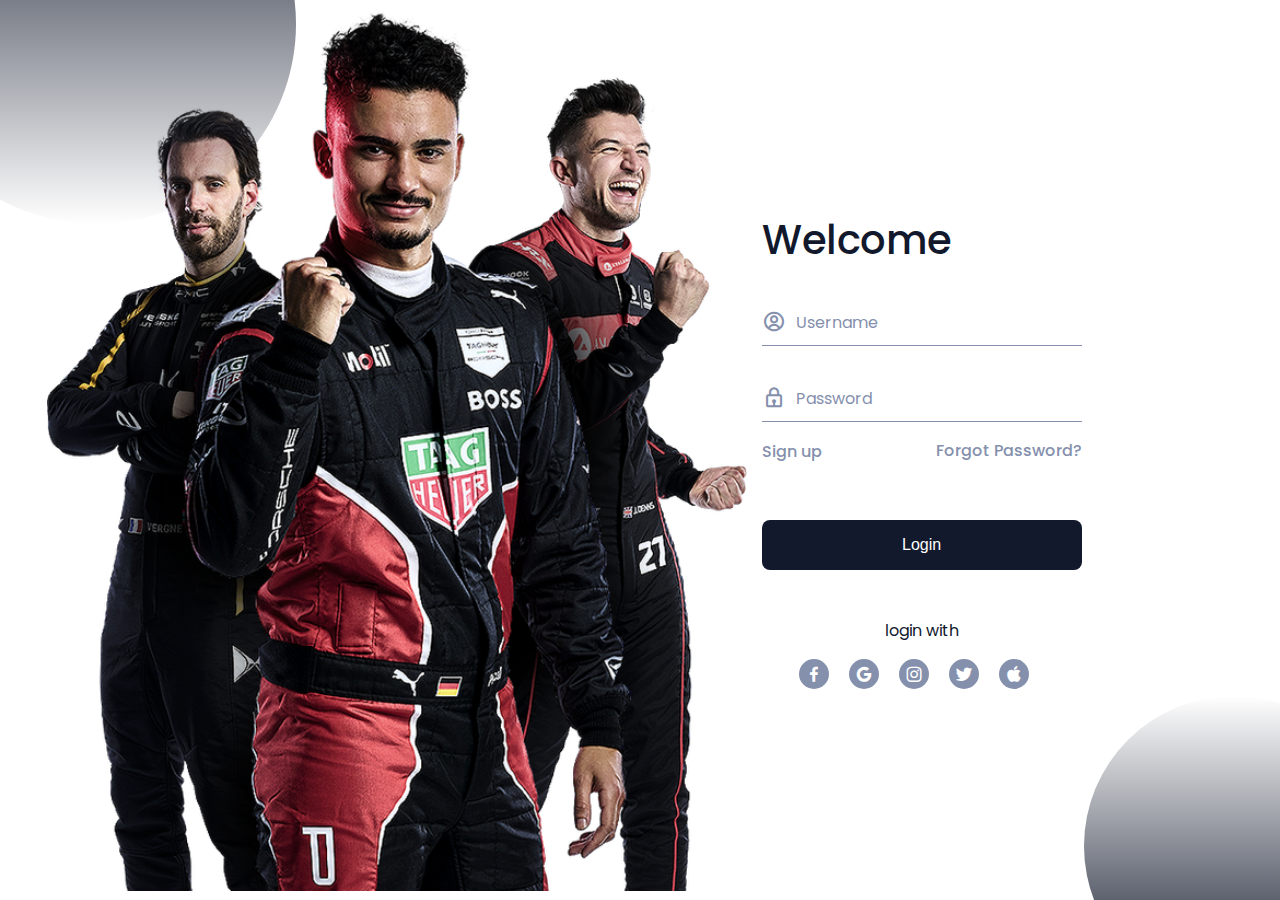
<file: login.html>
<!DOCTYPE html>
<html lang="en">
    <head>
        <meta charset="UTF-8">
        <meta name="viewport" content="width=device-width, initial-scale=1.0">
        <link rel="stylesheet" href="./src/css/login.css">
        <link href='https://cdn.jsdelivr.net/npm/boxicons@2.0.5/css/boxicons.min.css' rel='stylesheet'>
        <title>Login</title>
    </head>
    <body>
        <div class="l-form">
            <div class="shape1"></div>
            <div class="shape2"></div>

            <div class="form">
                <img src="./src/assets/sso-background.png" alt="" class="form__img">

                <!-- ========= Login Form ========== -->
                <form action="" class="form__content" id="login-form">
                    <h1 class="form__title">Welcome</h1>
                    <div class="form__div form__div-one">
                        <div class="form__icon">
                            <i class='bx bx-user-circle'></i>
                        </div>
                        <div class="form__div-input">
                            <label for="" class="form__label">Username</label>
                            <input type="text" class="form__input">
                        </div>
                    </div>
                    <div class="form__div">
                        <div class="form__icon">
                            <i class='bx bx-lock'></i>
                        </div>
                        <div class="form__div-input">
                            <label for="" class="form__label">Password</label>
                            <input type="password" class="form__input">
                        </div>
                    </div>
                    <a href="#" class="form__forgot">Forgot Password?</a>
                    <a href="#" class="form__register" id="show-register">Sign up</a>
                    <input type="submit" class="form__button" value="Login">
                    <div class="form__social">
                        <span class="form__social-text">login with</span>
                        <a href="#" class="form__social-icon"><i class='bx bxl-facebook'></i></a>
                        <a href="#" class="form__social-icon"><i class='bx bxl-google'></i></a>
                        <a href="#" class="form__social-icon"><i class='bx bxl-instagram'></i></a>
                        <a href="#" class="form__social-icon"><i class='bx bxl-twitter'></i></a>
                        <a href="#" class="form__social-icon"><i class='bx bxl-apple'></i></a>
                    </div>
                </form>

                <!-- =========== Register Form ============ -->
                <form action="" class="form__content" id="register-form" style="display: none;">
                    <h1 class="form__title">Register</h1>
                    <div class="form__div form__div-one">
                        <div class="form__icon">
                            <i class='bx bx-user-circle'></i>
                        </div>
                        <div class="form__div-input">
                            <label for="" class="form__label">Username</label>
                            <input type="text" class="form__input">
                        </div>
                    </div>
                    <div class="form__div form__div-one">
                        <div class="form__icon">
                            <i class='bx bx-lock'></i>
                        </div>
                        <div class="form__div-input">
                            <label for="" class="form__label">Password</label>
                            <input type="password" class="form__input">
                        </div>
                    </div>
                    <div class="form__div">
                        <div class="form__icon">
                            <i class='bx bx-lock'></i>
                        </div>
                        <div class="form__div-input">
                            <label for="" class="form__label">Confirm Password</label>
                            <input type="password" class="form__input">
                        </div>
                    </div>
                    <a href="#" class="form__register" id="show-login">Sign in</a>
                    <input type="submit" class="form__button" value="Register">
                    <div class="form__social">
                        <span class="form__social-text">register with</span>
                        <a href="#" class="form__social-icon"><i class='bx bxl-facebook'></i></a>
                        <a href="#" class="form__social-icon"><i class='bx bxl-google'></i></a>
                        <a href="#" class="form__social-icon"><i class='bx bxl-instagram'></i></a>
                        <a href="#" class="form__social-icon"><i class='bx bxl-twitter'></i></a>
                        <a href="#" class="form__social-icon"><i class='bx bxl-apple'></i></a>
                    </div>
                </form>
            </div>
        </div>
        
        <!-- ===== MAIN JS ===== -->
        <script src="./src/js/login.js"></script>
    </body>
</html>
</file>
<file: src/css/login.css>
/*===== GOOGLE FONTS =====*/
/* @import url("https://fonts.googleapis.com/css2?family=Roboto:wght@400;500&display=swap"); */
@import url("https://fonts.googleapis.com/css2?family=Poppins:wght@400;500;600&display=swap");

/* ===== VARIAVEIS CSS ===== */

/*=== Colors ===*/
:root{
    --first-color: #12192C;
    --text-color: #8590AD;
}

/*=== Font & tipografia ===*/
:root{
    --body-font: "Poppins", sans-serif;
    --big-font-size: 2rem;
    --normal-font-size: 0.938rem;
    --smaller-font-size: 0.875rem;
}
@media screen and (min-width: 768px){
    :root{
        --big-font-size: 2.5rem;
        --normal-font-size: 1rem;
    }  
}

/*===== BASE =====*/
*,::before,::after{
    box-sizing: border-box;
}
body{
    margin: 0;
    padding: 0;
    font-family: var(--body-font);
    color: var(--first-color);
}
h1{
    margin: 0;
}
a{
    text-decoration: none;
}
img{
    max-width: 100%;
    height: auto;
}
/*===== FORM =====*/
.l-form{
    position: relative;
    height: 100vh;
    overflow: hidden;
}

/*=== Shapes ===*/
.shape1,
.shape2{
    position: absolute;
    width: 200px;
    height: 200px;
    border-radius: 50%;
}
.shape1{
    top: -7rem;
    left: -3.5rem;
    background: linear-gradient(180deg, var(--first-color) 0%, rgba(196,196,196,0) 100%);
}
.shape2{
    bottom: -6rem;
    right: -5.5rem;
    background: linear-gradient(180deg, var(--first-color) 0%, rgba(196,196,196,0) 100%);
    transform: rotate(180deg);
}
/*=== Form ===*/
.form{
    height: 100vh;
    display: grid;
    justify-content: center;
    align-items: center;
    padding: 0 1rem;
}
.form__content{
    width: 290px;
}
.form__img{
    display: none;
}
.form__title{
    font-size: var(--big-font-size);
    font-weight: 500;
    margin-bottom: 2rem;
}
.form__div{
    position: relative;
    display: grid;
    grid-template-columns: 7% 93%;
    margin-bottom: 1rem;
    padding: .25rem 0;
    border-bottom: 1px solid var(--text-color);
}
/*=== Div focus ===*/
.form__div.focus{
    border-bottom: 1px solid var(--first-color);
}

.form__div-one{
    margin-bottom: 2rem;
}
.form__icon{
    font-size: 1.5rem;
    color: var(--text-color);
    transition: .3s;
}
/*=== Icon focus ===*/
.form__div.focus .form__icon{
    color: var(--first-color);
}

.form__label{
    display: block;
    position: absolute;
    left: .75rem;
    top: .25rem;
    font-size: var(--normal-font-size);
    color: var(--text-color);
    transition: .3s;
}
/*=== Label focus ===*/
.form__div.focus .form__label{
    top: -1.5rem;
    font-size: .875rem;
    color: var(--first-color);
}

.form__div-input{
    position: relative;
}
.form__input{
    position: absolute;
    top: 0;
    left: 0;
    width: 100%;
    height: 100%;
    border: none;
    outline: none;
    background: none;
    padding: .5rem .75rem;
    font-size: 1.2rem;
    color: var(--first-color);
    transition: .3s;
}
.form__forgot{
    display: block;
    text-align: right;
    margin-bottom: 1rem;
    font-size: var(--normal-font-size);
    color: var(--text-color);
    font-weight: 500;
    transition: .5;
}
.form__forgot:hover{
    color: var(--first-color);
    transition: .5s;
}
.form__register#show-register{
    display: block;
    position: relative;
    width: 30%;
    text-align: left;
    margin-bottom: 1rem;
    bottom: 2.5rem;
    font-size: var(--normal-font-size);
    color: var(--text-color);
    font-weight: 500;
    transition: .5;
}
.form__register#show-register:hover{
    color: var(--first-color);
    transition: .5s;
}
.form__register#show-login{
    display: block;
    text-align: right;
    margin-bottom: 2rem;
    bottom: .5rem;
    font-size: var(--normal-font-size);
    color: var(--text-color);
    font-weight: 500;
    transition: .5;
}
.form__register#show-login:hover{
    color: var(--first-color);
    transition: .5s;
}
.form__button{
    width: 100%;
    padding: 1rem;
    font-size: var(--normal-font-size);
    outline: none;
    border: none;
    margin-bottom: 3rem;
    background-color: var(--first-color);
    color: #fff;
    border-radius: .5rem;
    cursor: pointer;
    transition: .3s;
}
.form__button:hover{
    box-shadow: 0px 15px 36px rgba(0,0,0,.15);
}

/*=== Form social===*/
.form__social{
    text-align: center;
}
.form__social-text{
    display: block;
    font-size: var(--normal-font-size);
    margin-bottom: 1rem;
}
.form__social-icon{
    display: inline-flex;
    justify-content: center;
    align-items: center;
    width: 30px;
    height: 30px;
    margin-right: 1rem;
    padding: .5rem;
    background-color: var(--text-color);
    color: #fff;
    font-size: 1.25rem;
    border-radius: 50%;
}
.form__social-icon:hover{
    background-color: var(--first-color);
}
/*===== MEDIA QUERIS =====*/
@media screen and (min-width: 968px){
    .shape1{
        width: 400px;
        height: 400px;
        top: -11rem;
        left: -6.5rem;
    }
    .shape2{
        width: 300px;
        height: 300px;
        right: -6.5rem;
    }

    .form{
        grid-template-columns: 1.5fr 1fr;
        padding: 0 2rem;
    }
    .form__content{
        width: 320px;
    }
    .form__img{
        display: block;
        width: 700px;
        justify-self: center;
    }
}
</file>
